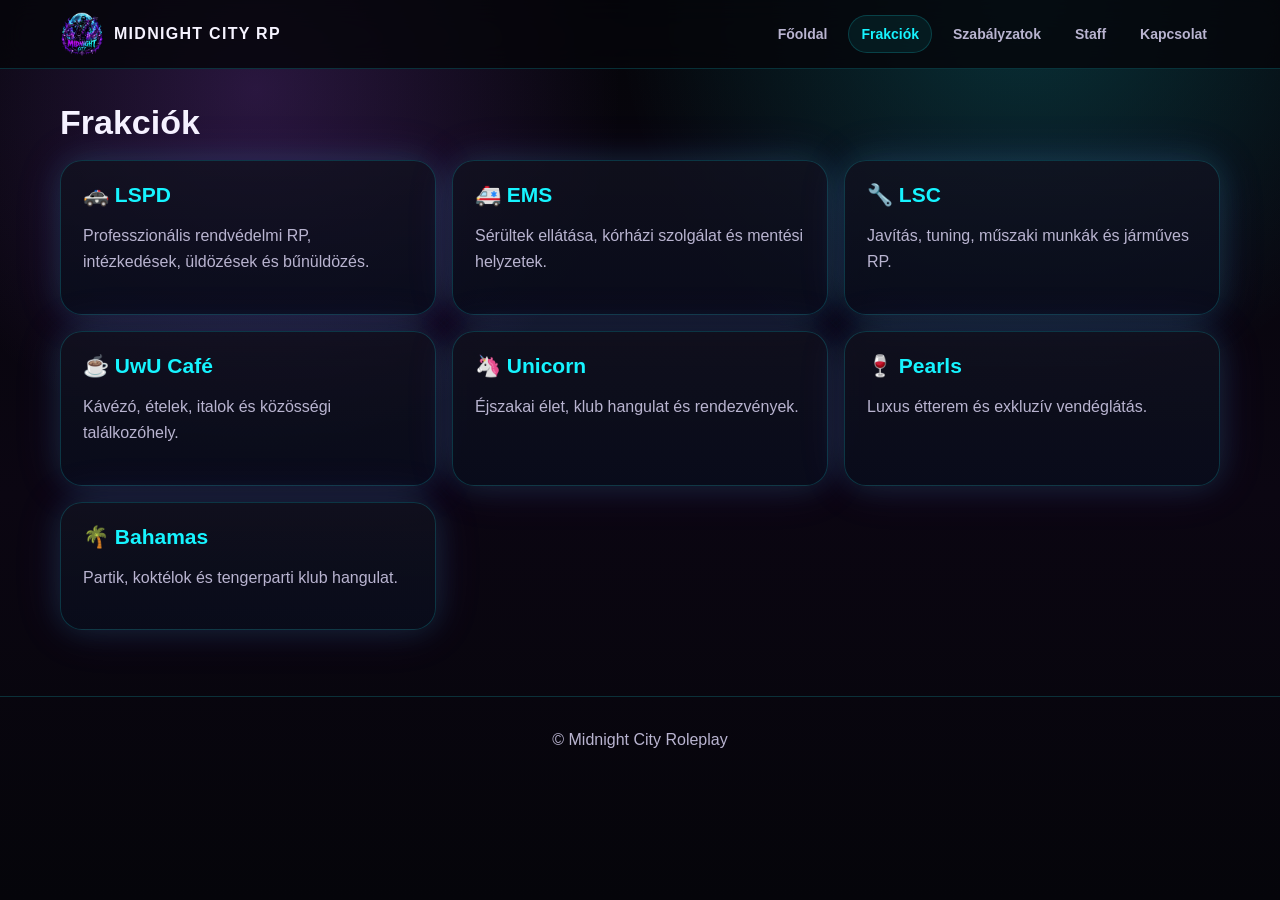
<file: frakciok.html>
<!doctype html><html lang="hu"><head><meta charset="utf-8"><meta name="viewport" content="width=device-width,initial-scale=1"><title>Frakciók | Midnight City RP</title><link rel="stylesheet" href="css/style.css">    <link rel="icon" type="image/png" href="assets/favicon.png">
</head><body><nav class="nav"><div class="wrap nav-inner"><a class="brand" href="index.html"><img src="assets/logo.png"> MIDNIGHT CITY RP</a><div class="menu"><a href="index.html">Főoldal</a><a class="active" href="frakciok.html">Frakciók</a><a href="szabalyzat.html">Szabályzatok</a><a href="staff.html">Staff</a><a href="kapcsolat.html">Kapcsolat</a></div></div></nav><main class="section"><div class="wrap"><h2>Frakciók</h2><div class="grid"><div class="card"><h3>🚓 LSPD</h3><p>Professzionális rendvédelmi RP, intézkedések, üldözések és bűnüldözés.</p></div><div class="card"><h3>🚑 EMS</h3><p>Sérültek ellátása, kórházi szolgálat és mentési helyzetek.</p></div><div class="card"><h3>🔧 LSC</h3><p>Javítás, tuning, műszaki munkák és járműves RP.</p></div><div class="card"><h3>☕ UwU Café</h3><p>Kávézó, ételek, italok és közösségi találkozóhely.</p></div><div class="card"><h3>🦄 Unicorn</h3><p>Éjszakai élet, klub hangulat és rendezvények.</p></div><div class="card"><h3>🍷 Pearls</h3><p>Luxus étterem és exkluzív vendéglátás.</p></div><div class="card"><h3>🌴 Bahamas</h3><p>Partik, koktélok és tengerparti klub hangulat.</p></div></div></div></main><footer class="footer">© Midnight City Roleplay</footer></body></html>
</file>
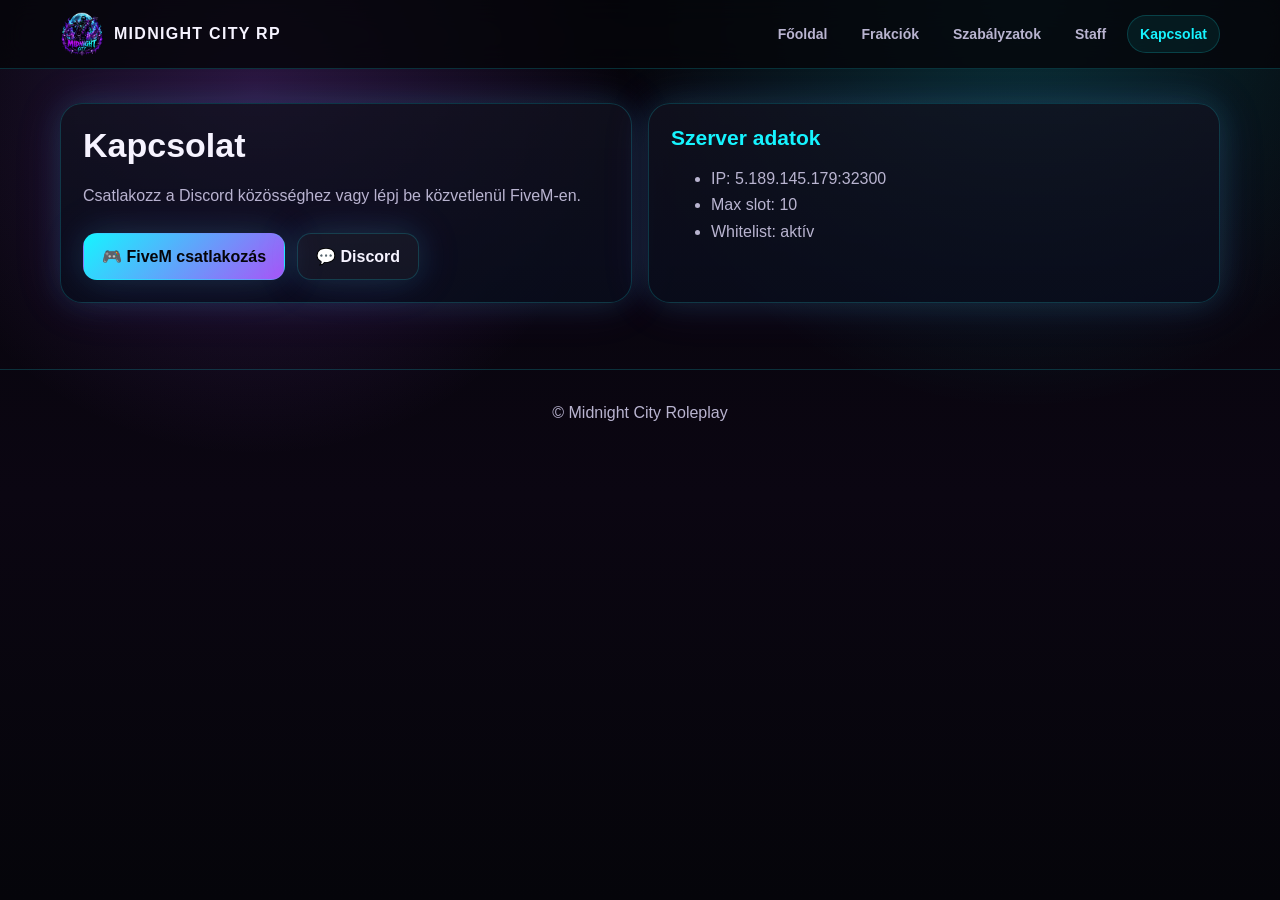
<file: kapcsolat.html>
<!doctype html><html lang="hu"><head><meta charset="utf-8"><meta name="viewport" content="width=device-width,initial-scale=1"><title>Kapcsolat | Midnight City RP</title><link rel="stylesheet" href="css/style.css">    <link rel="icon" type="image/png" href="assets/favicon.png">
</head><body><nav class="nav"><div class="wrap nav-inner"><a class="brand" href="index.html"><img src="assets/logo.png"> MIDNIGHT CITY RP</a><div class="menu"><a href="index.html">Főoldal</a><a href="frakciok.html">Frakciók</a><a href="szabalyzat.html">Szabályzatok</a><a href="staff.html">Staff</a><a class="active" href="kapcsolat.html">Kapcsolat</a></div></div></nav><main class="section"><div class="wrap grid two"><div class="card"><h2>Kapcsolat</h2><p>Csatlakozz a Discord közösséghez vagy lépj be közvetlenül FiveM-en.</p><div class="actions"><a class="btn primary" href="https://cfx.re/join/pga8o6y">🎮 FiveM csatlakozás</a><a class="btn" href="https://discord.gg/brA5VHSntq">💬 Discord</a></div></div><div class="card"><h3>Szerver adatok</h3><ul><li>IP: 5.189.145.179:32300</li><li>Max slot: 10</li><li>Whitelist: aktív</li></ul></div></div></main><footer class="footer">© Midnight City Roleplay</footer></body></html>
</file>
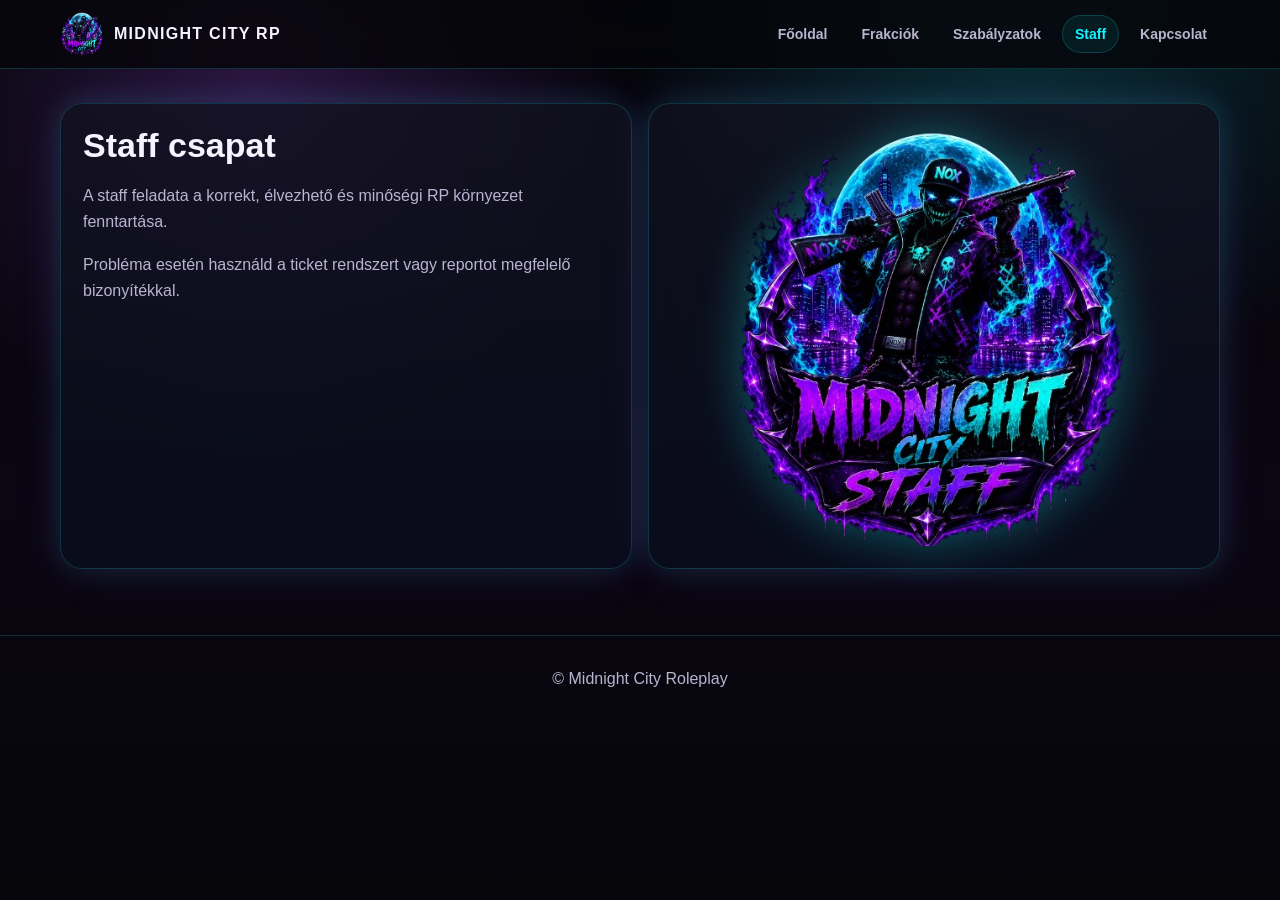
<file: staff.html>
<!doctype html><html lang="hu"><head><meta charset="utf-8"><meta name="viewport" content="width=device-width,initial-scale=1"><title>Staff | Midnight City RP</title><link rel="stylesheet" href="css/style.css">    <link rel="icon" type="image/png" href="assets/favicon.png">
</head><body><nav class="nav"><div class="wrap nav-inner"><a class="brand" href="index.html"><img src="assets/logo.png"> MIDNIGHT CITY RP</a><div class="menu"><a href="index.html">Főoldal</a><a href="frakciok.html">Frakciók</a><a href="szabalyzat.html">Szabályzatok</a><a class="active" href="staff.html">Staff</a><a href="kapcsolat.html">Kapcsolat</a></div></div></nav><main class="section"><div class="wrap grid two"><div class="card"><h2>Staff csapat</h2><p>A staff feladata a korrekt, élvezhető és minőségi RP környezet fenntartása.</p><p>Probléma esetén használd a ticket rendszert vagy reportot megfelelő bizonyítékkal.</p></div><div class="card"><img class="logo-main" src="assets/staff-logo.png" alt="Staff logo"></div></div></main><footer class="footer">© Midnight City Roleplay</footer></body></html>
</file>
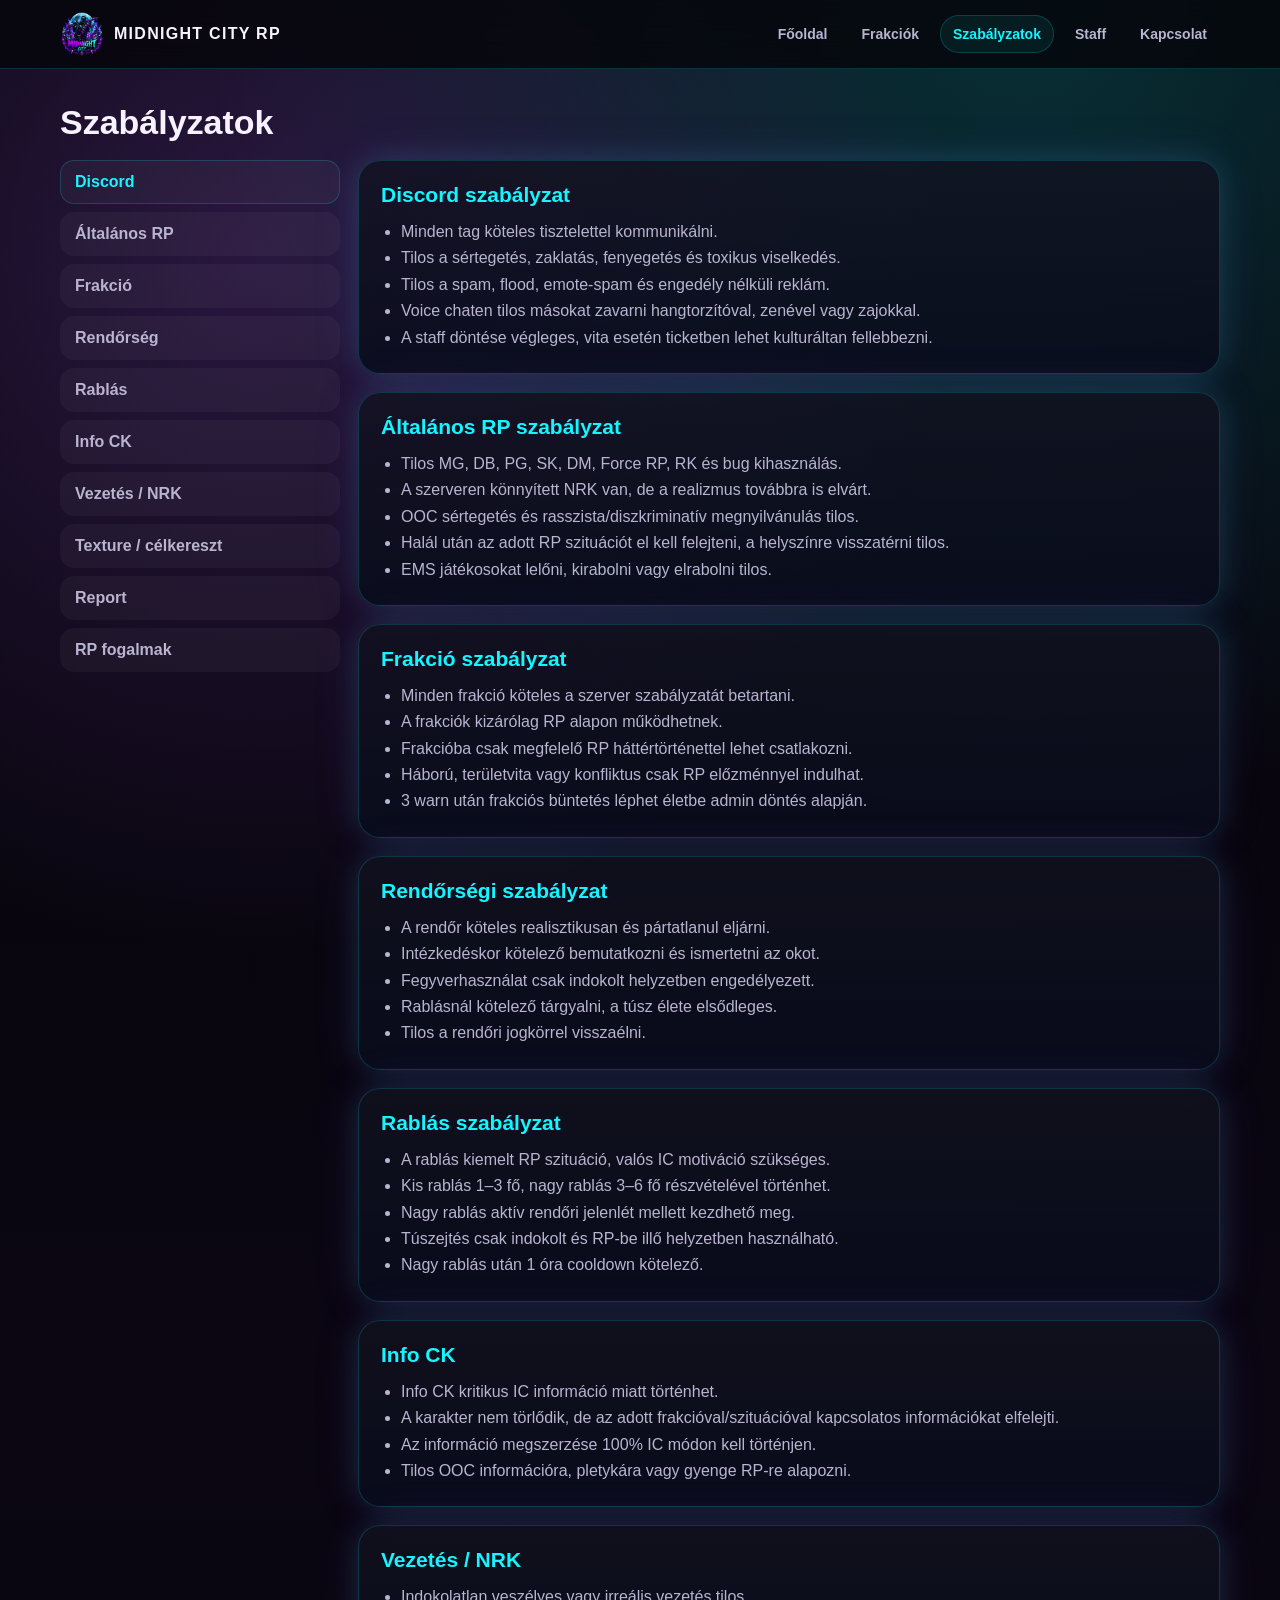
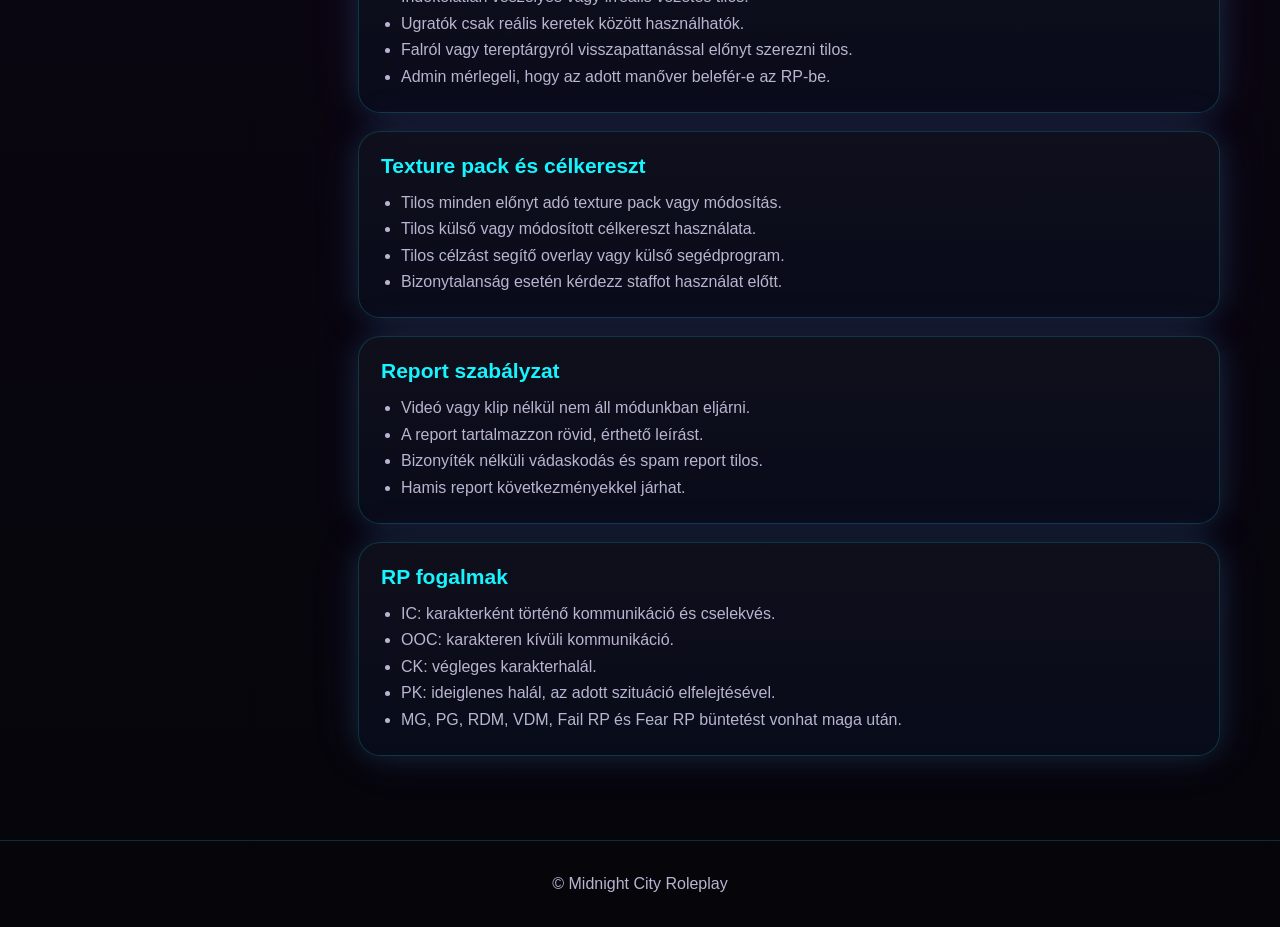
<file: szabalyzat.html>
<!doctype html><html lang="hu"><head><meta charset="utf-8"><meta name="viewport" content="width=device-width,initial-scale=1"><title>Szabályzatok | Midnight City RP</title><link rel="stylesheet" href="css/style.css">    <link rel="icon" type="image/png" href="assets/favicon.png">
</head><body><nav class="nav"><div class="wrap nav-inner"><a class="brand" href="index.html"><img src="assets/logo.png"> MIDNIGHT CITY RP</a><div class="menu"><a href="index.html">Főoldal</a><a href="frakciok.html">Frakciók</a><a class="active" href="szabalyzat.html">Szabályzatok</a><a href="staff.html">Staff</a><a href="kapcsolat.html">Kapcsolat</a></div></div></nav><main class="section"><div class="wrap"><h2>Szabályzatok</h2><div class="rules-layout"><aside class="side"><a class="active" href="#discord">Discord</a><a href="#altalanos">Általános RP</a><a href="#frakcio">Frakció</a><a href="#pd">Rendőrség</a><a href="#rablas">Rablás</a><a href="#info-ck">Info CK</a><a href="#vezetes">Vezetés / NRK</a><a href="#texture">Texture / célkereszt</a><a href="#report">Report</a><a href="#fogalmak">RP fogalmak</a></aside><section><div id="discord" class="card rule-block"><h3>Discord szabályzat</h3><ul><li>Minden tag köteles tisztelettel kommunikálni.</li><li>Tilos a sértegetés, zaklatás, fenyegetés és toxikus viselkedés.</li><li>Tilos a spam, flood, emote-spam és engedély nélküli reklám.</li><li>Voice chaten tilos másokat zavarni hangtorzítóval, zenével vagy zajokkal.</li><li>A staff döntése végleges, vita esetén ticketben lehet kulturáltan fellebbezni.</li></ul></div><div id="altalanos" class="card rule-block"><h3>Általános RP szabályzat</h3><ul><li>Tilos MG, DB, PG, SK, DM, Force RP, RK és bug kihasználás.</li><li>A szerveren könnyített NRK van, de a realizmus továbbra is elvárt.</li><li>OOC sértegetés és rasszista/diszkriminatív megnyilvánulás tilos.</li><li>Halál után az adott RP szituációt el kell felejteni, a helyszínre visszatérni tilos.</li><li>EMS játékosokat lelőni, kirabolni vagy elrabolni tilos.</li></ul></div><div id="frakcio" class="card rule-block"><h3>Frakció szabályzat</h3><ul><li>Minden frakció köteles a szerver szabályzatát betartani.</li><li>A frakciók kizárólag RP alapon működhetnek.</li><li>Frakcióba csak megfelelő RP háttértörténettel lehet csatlakozni.</li><li>Háború, területvita vagy konfliktus csak RP előzménnyel indulhat.</li><li>3 warn után frakciós büntetés léphet életbe admin döntés alapján.</li></ul></div><div id="pd" class="card rule-block"><h3>Rendőrségi szabályzat</h3><ul><li>A rendőr köteles realisztikusan és pártatlanul eljárni.</li><li>Intézkedéskor kötelező bemutatkozni és ismertetni az okot.</li><li>Fegyverhasználat csak indokolt helyzetben engedélyezett.</li><li>Rablásnál kötelező tárgyalni, a túsz élete elsődleges.</li><li>Tilos a rendőri jogkörrel visszaélni.</li></ul></div><div id="rablas" class="card rule-block"><h3>Rablás szabályzat</h3><ul><li>A rablás kiemelt RP szituáció, valós IC motiváció szükséges.</li><li>Kis rablás 1–3 fő, nagy rablás 3–6 fő részvételével történhet.</li><li>Nagy rablás aktív rendőri jelenlét mellett kezdhető meg.</li><li>Túszejtés csak indokolt és RP-be illő helyzetben használható.</li><li>Nagy rablás után 1 óra cooldown kötelező.</li></ul></div><div id="info-ck" class="card rule-block"><h3>Info CK</h3><ul><li>Info CK kritikus IC információ miatt történhet.</li><li>A karakter nem törlődik, de az adott frakcióval/szituációval kapcsolatos információkat elfelejti.</li><li>Az információ megszerzése 100% IC módon kell történjen.</li><li>Tilos OOC információra, pletykára vagy gyenge RP-re alapozni.</li></ul></div><div id="vezetes" class="card rule-block"><h3>Vezetés / NRK</h3><ul><li>Indokolatlan veszélyes vagy irreális vezetés tilos.</li><li>Ugratók csak reális keretek között használhatók.</li><li>Falról vagy tereptárgyról visszapattanással előnyt szerezni tilos.</li><li>Admin mérlegeli, hogy az adott manőver belefér-e az RP-be.</li></ul></div><div id="texture" class="card rule-block"><h3>Texture pack és célkereszt</h3><ul><li>Tilos minden előnyt adó texture pack vagy módosítás.</li><li>Tilos külső vagy módosított célkereszt használata.</li><li>Tilos célzást segítő overlay vagy külső segédprogram.</li><li>Bizonytalanság esetén kérdezz staffot használat előtt.</li></ul></div><div id="report" class="card rule-block"><h3>Report szabályzat</h3><ul><li>Videó vagy klip nélkül nem áll módunkban eljárni.</li><li>A report tartalmazzon rövid, érthető leírást.</li><li>Bizonyíték nélküli vádaskodás és spam report tilos.</li><li>Hamis report következményekkel járhat.</li></ul></div><div id="fogalmak" class="card rule-block"><h3>RP fogalmak</h3><ul><li>IC: karakterként történő kommunikáció és cselekvés.</li><li>OOC: karakteren kívüli kommunikáció.</li><li>CK: végleges karakterhalál.</li><li>PK: ideiglenes halál, az adott szituáció elfelejtésével.</li><li>MG, PG, RDM, VDM, Fail RP és Fear RP büntetést vonhat maga után.</li></ul></div></section></div></div></main><footer class="footer">© Midnight City Roleplay</footer></body></html>
</file>
<file: css/style.css>
:root{--bg:#07070d;--panel:rgba(18,18,32,.78);--panel2:rgba(9,13,28,.88);--cyan:#16f4ff;--purple:#a855f7;--pink:#ff39d0;--text:#f6f3ff;--muted:#b9b4d0;--border:rgba(22,244,255,.18);--shadow:0 0 30px rgba(22,244,255,.12),0 0 50px rgba(168,85,247,.12)}*{box-sizing:border-box}html{scroll-behavior:smooth}body{margin:0;background:radial-gradient(circle at 20% 10%,rgba(168,85,247,.22),transparent 28%),radial-gradient(circle at 80% 0,rgba(22,244,255,.18),transparent 30%),linear-gradient(180deg,#05050a,#0b0612 55%,#05050a);color:var(--text);font-family:Inter,Arial,sans-serif;min-height:100vh}a{color:inherit;text-decoration:none}.wrap{width:min(1160px,92%);margin:auto}.nav{position:sticky;top:0;z-index:20;background:rgba(5,5,10,.82);backdrop-filter:blur(14px);border-bottom:1px solid var(--border)}.nav-inner{display:flex;align-items:center;justify-content:space-between;gap:16px;padding:12px 0}.brand{display:flex;align-items:center;gap:10px;font-weight:900;letter-spacing:.08em}.brand img{width:44px;height:44px;object-fit:contain}.menu{display:flex;gap:8px;flex-wrap:wrap;justify-content:flex-end}.menu a{padding:10px 12px;border:1px solid transparent;border-radius:999px;color:var(--muted);font-weight:700;font-size:14px}.menu a:hover,.menu a.active{color:var(--cyan);border-color:var(--border);background:rgba(22,244,255,.07)}.hero{padding:58px 0 34px}.hero-grid{display:grid;grid-template-columns:1.05fr .95fr;gap:28px;align-items:center}.logo-main{width:min(420px,100%);display:block;margin:auto;filter:drop-shadow(0 0 24px rgba(22,244,255,.34))}.tag{display:inline-flex;gap:8px;align-items:center;border:1px solid var(--border);background:rgba(22,244,255,.08);border-radius:999px;padding:8px 12px;color:var(--cyan);font-weight:800}.title{font-size:clamp(38px,7vw,76px);line-height:.92;margin:18px 0 14px;text-transform:uppercase;text-shadow:0 0 18px rgba(22,244,255,.45)}.grad{background:linear-gradient(90deg,var(--cyan),var(--purple),var(--pink));-webkit-background-clip:text;color:transparent}.lead{color:var(--muted);font-size:18px;line-height:1.7;max-width:680px}.actions{display:flex;flex-wrap:wrap;gap:12px;margin-top:24px}.btn{border:1px solid var(--border);border-radius:14px;padding:13px 18px;font-weight:900;background:rgba(255,255,255,.04);box-shadow:var(--shadow)}.btn.primary{background:linear-gradient(135deg,var(--cyan),var(--purple));color:#05050a}.btn:hover{transform:translateY(-2px)}.section{padding:34px 0}.section h2{font-size:34px;margin:0 0 18px}.grid{display:grid;grid-template-columns:repeat(3,1fr);gap:16px}.grid.two{grid-template-columns:repeat(2,1fr)}.card{background:linear-gradient(180deg,var(--panel),var(--panel2));border:1px solid var(--border);border-radius:22px;padding:22px;box-shadow:var(--shadow)}.card h3{margin:0 0 10px;color:var(--cyan);font-size:21px}.card p,.card li{color:var(--muted);line-height:1.65}.stats{display:grid;grid-template-columns:repeat(4,1fr);gap:12px;margin-top:20px}.stat{padding:18px;border-radius:18px;background:rgba(255,255,255,.05);border:1px solid var(--border)}.stat b{display:block;font-size:28px;color:var(--cyan)}.pill-row{display:flex;flex-wrap:wrap;gap:10px}.pill{border:1px solid rgba(168,85,247,.3);background:rgba(168,85,247,.12);padding:10px 12px;border-radius:999px;color:#eee}.rules-layout{display:grid;grid-template-columns:280px 1fr;gap:18px;align-items:start}.side{position:sticky;top:86px}.side a{display:block;padding:12px 14px;margin-bottom:8px;border-radius:14px;background:rgba(255,255,255,.04);border:1px solid transparent;color:var(--muted);font-weight:800}.side a:hover,.side a.active{color:var(--cyan);border-color:var(--border)}.rule-block{margin-bottom:18px}.rule-block h3{color:var(--cyan);margin:0 0 12px}.rule-block ul{margin:0;padding-left:20px}.footer{padding:34px 0;border-top:1px solid var(--border);color:var(--muted);text-align:center;margin-top:32px}@media(max-width:860px){.hero-grid,.grid,.grid.two,.stats,.rules-layout{grid-template-columns:1fr}.side{position:static}.menu{display:none}.title{font-size:42px}.hero{padding-top:32px}}
</file>
